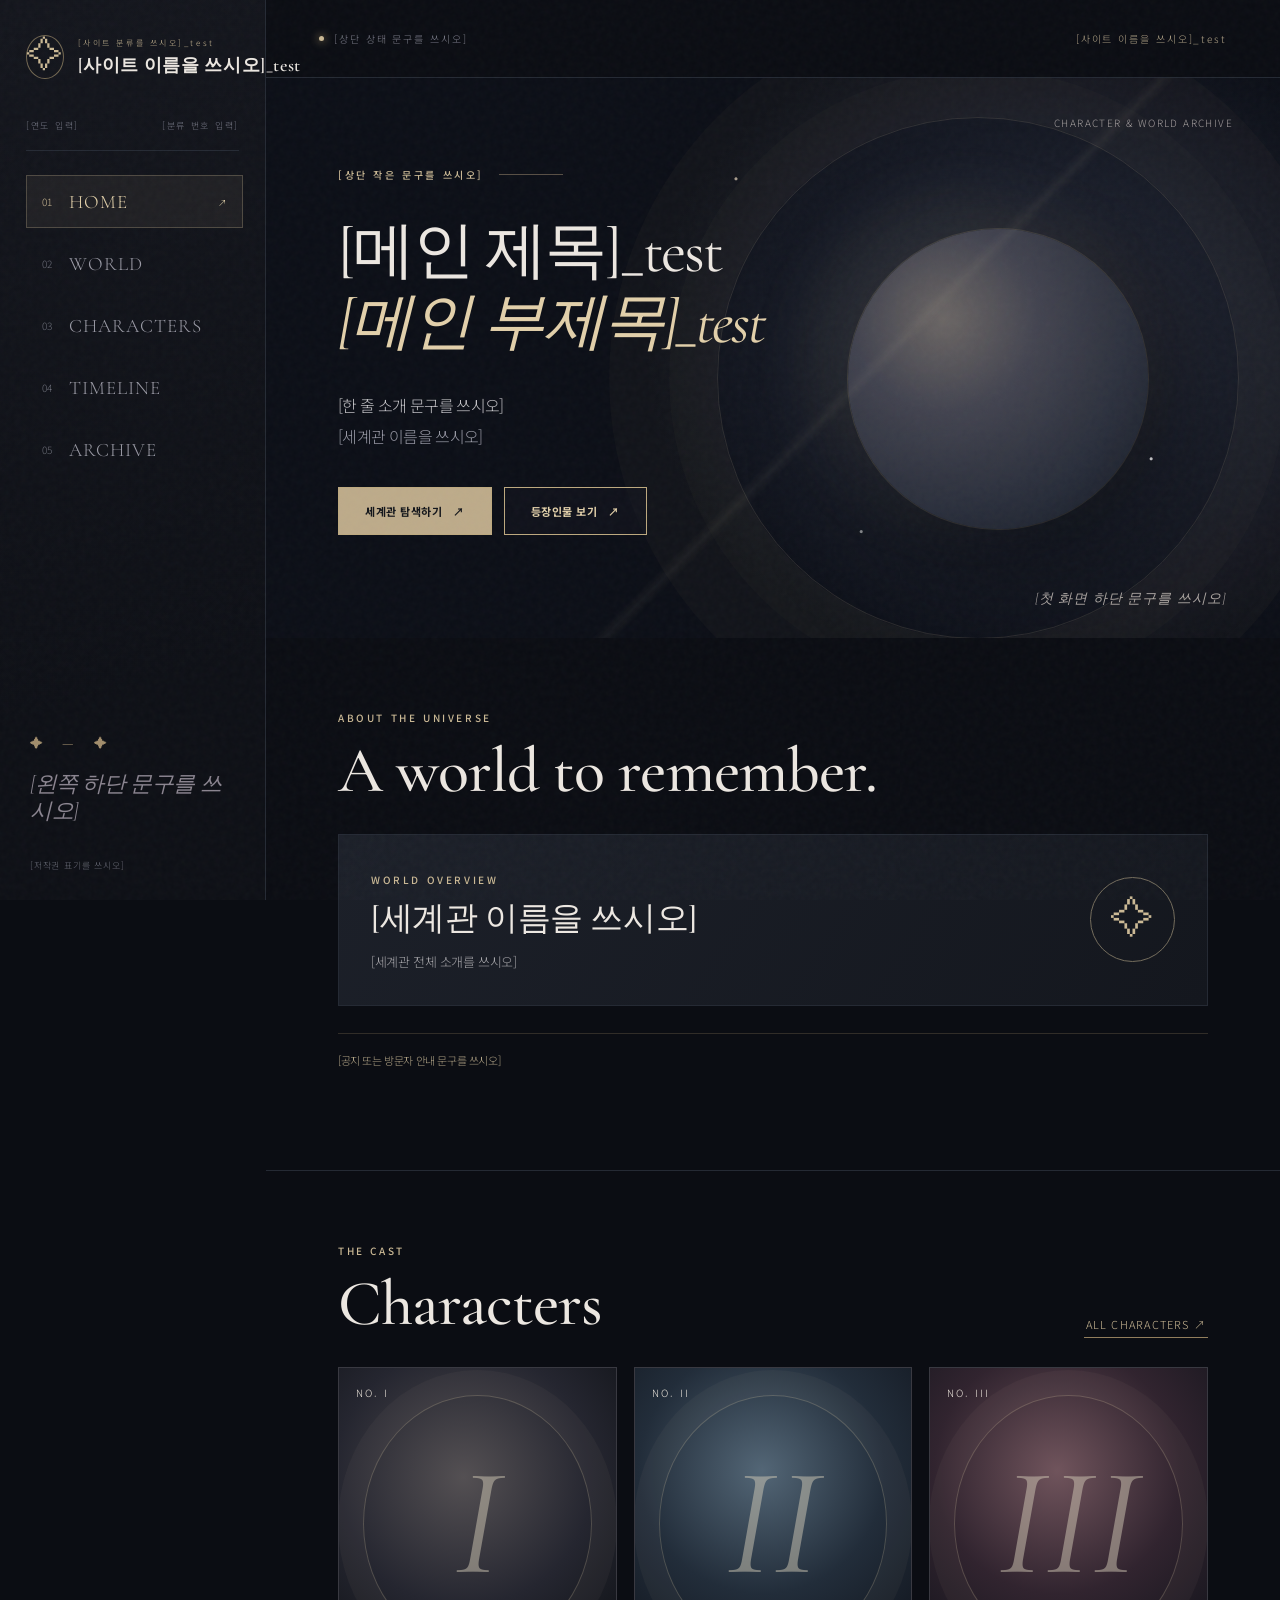
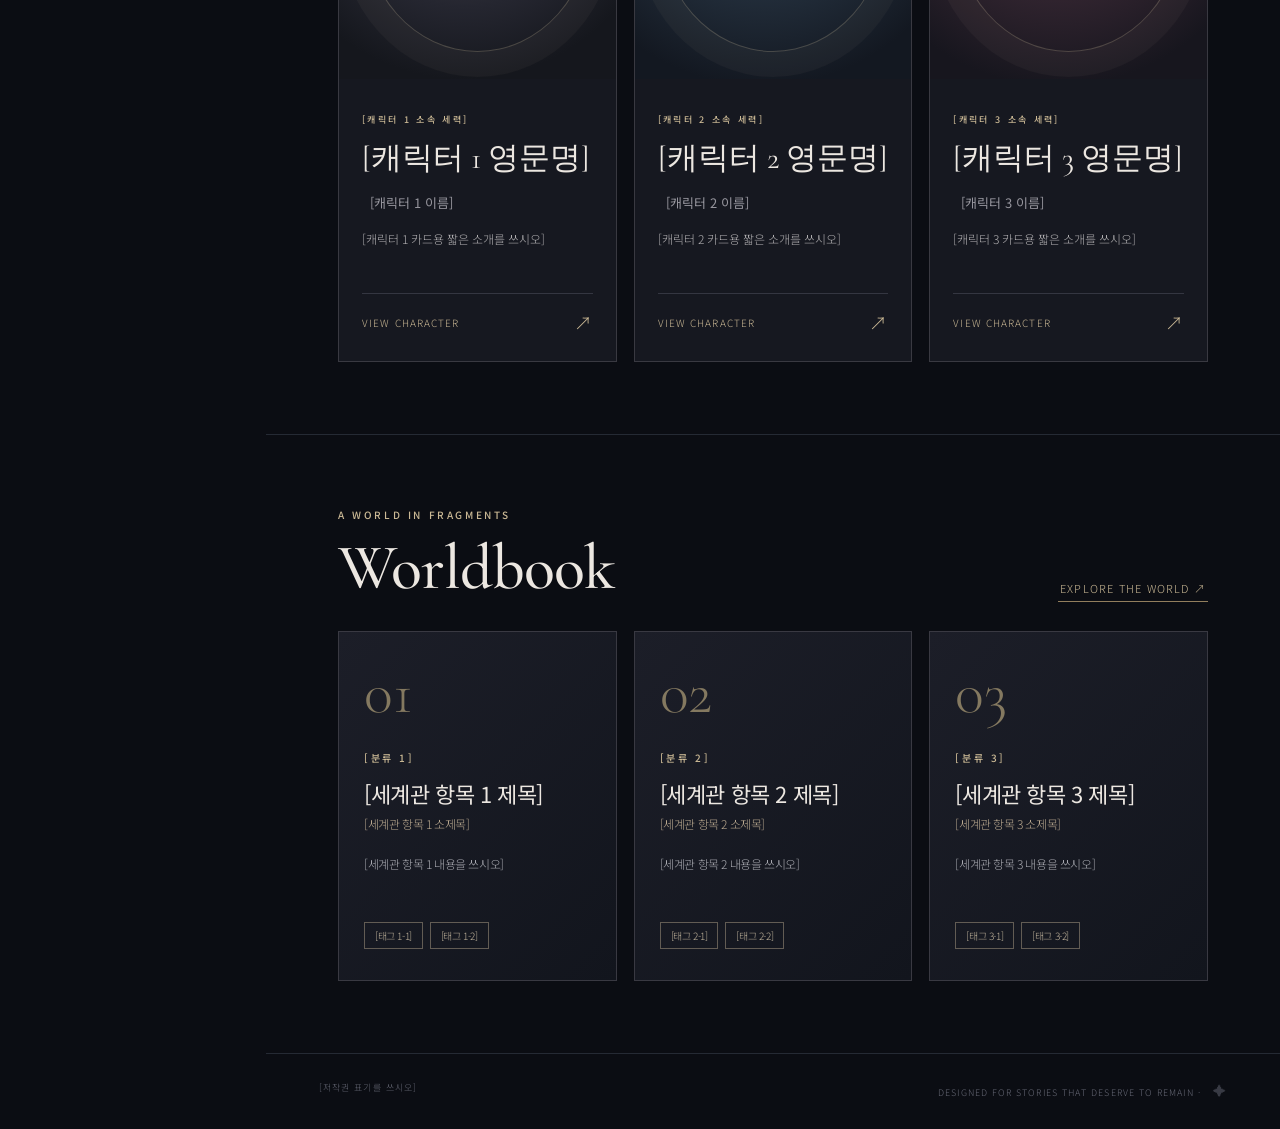
<file: index.html>
<!doctype html>
<html lang="ko">
<head>
  <meta charset="utf-8" />
  <meta name="viewport" content="width=device-width, initial-scale=1" />
  <meta name="theme-color" content="#0b0d13" />
  <meta name="description" content="캐릭터와 세계관 소개 사이트" />
  <title>[사이트 이름을 쓰시오] — World Archive</title>
  <link rel="preconnect" href="https://fonts.googleapis.com" />
  <link rel="preconnect" href="https://fonts.gstatic.com" crossorigin />
  <link href="https://fonts.googleapis.com/css2?family=Cormorant+Garamond:wght@400;500;600&family=Noto+Sans+KR:wght@300;400;500;600;700&display=swap" rel="stylesheet" />
  <link rel="stylesheet" href="style.css" />
  <script src="data.js" defer></script>
  <script src="app.js" defer></script>
</head>
<body>
  <div class="grain" aria-hidden="true"></div>
  <div class="site-shell">
    <aside class="sidebar" aria-label="주 메뉴">
      <div class="brand"><div class="brand-symbol" aria-hidden="true">✧</div><div><span class="brand-kicker" id="side-kicker">[사이트 분류를 쓰시오]</span><strong id="side-brand">[사이트 이름을 쓰시오]</strong></div></div>
      <div class="rail-rule"><span id="rail-year">[연도 입력]</span><span id="rail-volume">[분류 번호 입력]</span></div>
      <nav class="side-nav" id="main-nav">
        <button class="nav-btn active" data-page="home" aria-current="page"><span class="nav-index">01</span> HOME <span class="nav-arrow">↗</span></button>
        <button class="nav-btn" data-page="world"><span class="nav-index">02</span> WORLD <span class="nav-arrow">↗</span></button>
        <button class="nav-btn" data-page="characters"><span class="nav-index">03</span> CHARACTERS <span class="nav-arrow">↗</span></button>
        <button class="nav-btn" data-page="timeline"><span class="nav-index">04</span> TIMELINE <span class="nav-arrow">↗</span></button>
        <button class="nav-btn" data-page="archive"><span class="nav-index">05</span> ARCHIVE <span class="nav-arrow">↗</span></button>
      </nav>
      <div class="side-bottom"><div class="side-ornament">✦ &nbsp; — &nbsp; ✦</div><p id="side-motto">[왼쪽 하단 문구를 쓰시오]</p><span id="side-copyright">[저작권 표기를 쓰시오]</span></div>
    </aside>

    <main class="main-area" id="main-content">
      <header class="topbar"><span class="topbar-left"><span class="status-dot"></span><span id="topbar-status">[상단 상태 문구를 쓰시오]</span></span><span class="topbar-right" id="topbar-title">[사이트 이름을 쓰시오]</span></header>
      <div id="view" aria-live="polite"></div>
      <footer class="footer"><span id="footer-copyright">[저작권 표기를 쓰시오]</span><span>DESIGNED FOR STORIES THAT DESERVE TO REMAIN · 
<a href="admin.html" class="admin-foot-link" aria-label="관리자 편집 화면" title="">✦</a>
</span></footer>
    </main>
  </div>

  <dialog id="character-dialog" class="character-dialog" aria-label="캐릭터 상세 프로필">
    <button id="modal-close" type="button" class="modal-close" aria-label="닫기">✕</button>
    <div id="modal-body"></div>
  </dialog>
</body>
</html>
</file>
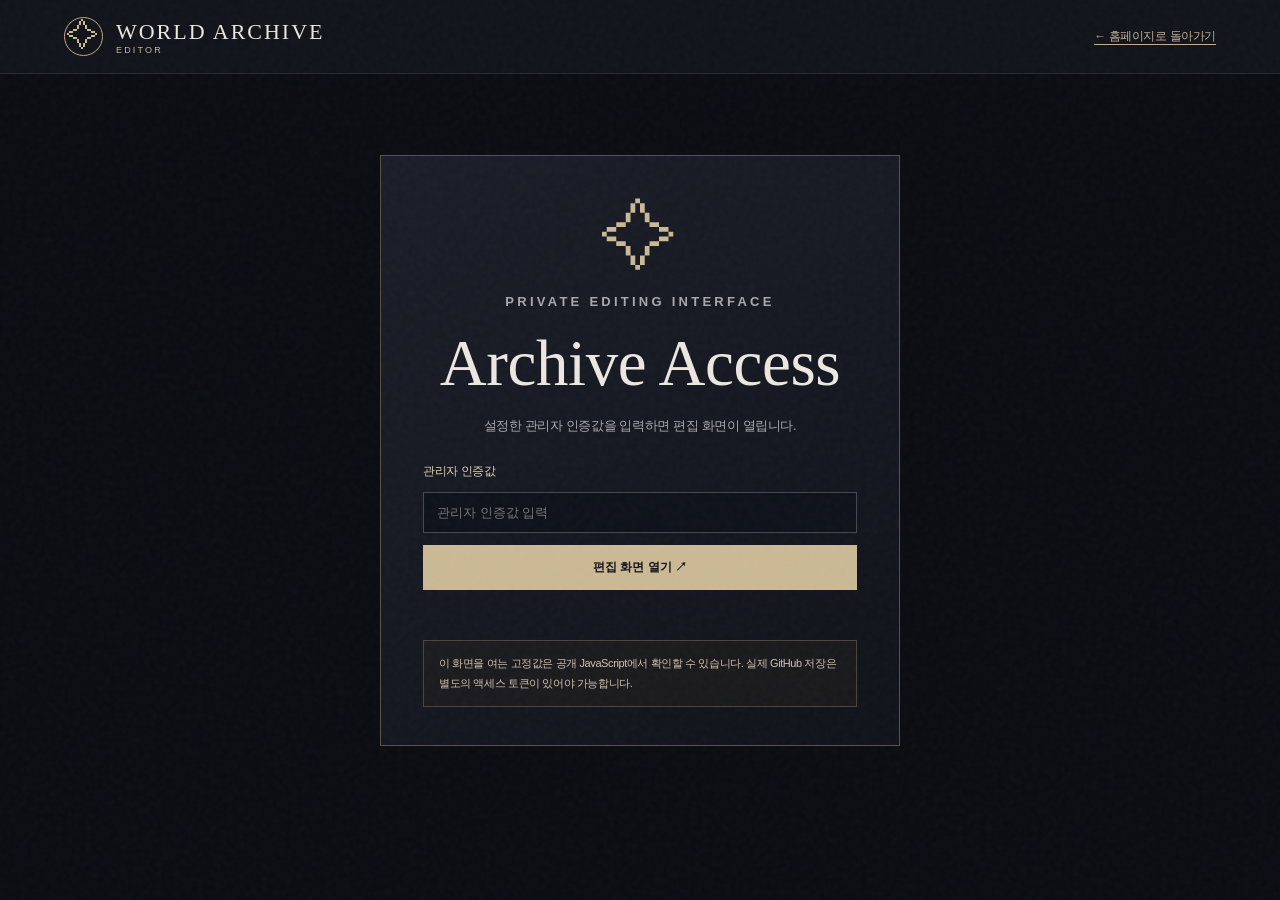
<file: admin.html>
<!doctype html>
<html lang="ko">
<head>
  <meta charset="utf-8">
  <meta name="viewport" content="width=device-width, initial-scale=1">
  <meta name="robots" content="noindex, nofollow">
  <meta name="theme-color" content="#0b0d13">
  <title>ADMIN — World Archive</title>
  <link rel="stylesheet" href="style.css">
  <link rel="stylesheet" href="admin.css?v=20261022-update1">
  <script src="data.js" defer></script>
  <!-- 관리자 설정은 접속할 때마다 새로 받아서 오래된 비밀번호 캐시를 방지합니다. -->
  <script>
    document.addEventListener('DOMContentLoaded', function () {
      const configScript = document.createElement('script');
      configScript.src = 'admin-config.js?fresh=' + Date.now();
      configScript.onload = function () {
        const editorScript = document.createElement('script');
        editorScript.src = 'admin.js?v=20261022-update1';
        editorScript.onerror = function () {
          document.getElementById('gate-error').textContent = '관리자 편집 파일(admin.js)을 불러오지 못했습니다.';
        };
        document.body.appendChild(editorScript);
      };
      configScript.onerror = function () {
        document.getElementById('gate-error').textContent = '관리자 설정 파일(admin-config.js)을 불러오지 못했습니다. GitHub 업로드 여부를 확인하세요.';
      };
      document.body.appendChild(configScript);
    });
  </script>
</head>
<body class="admin-body">
  <div class="grain" aria-hidden="true"></div>
  <header class="admin-header">
    <a href="index.html#home" class="admin-brand"><span class="admin-mark">✧</span><span>WORLD ARCHIVE <small>EDITOR</small></span></a>
    <a class="admin-back" href="index.html#home">← 홈페이지로 돌아가기</a>
  </header>
  <main>
    <section class="admin-gate" id="admin-gate">
      <div class="admin-gate-icon">✧</div>
      <p class="admin-eyebrow">PRIVATE EDITING INTERFACE</p>
      <h1>Archive Access</h1>
      <p>설정한 관리자 인증값을 입력하면 편집 화면이 열립니다.</p>
      <form id="gate-form" class="admin-login-form">
        <label for="gate-code">관리자 인증값</label>
        <input id="gate-code" type="password" required autocomplete="off" placeholder="관리자 인증값 입력">
        <button class="admin-primary" type="submit">편집 화면 열기 ↗</button>
      </form>
      <p class="admin-error" id="gate-error" role="alert" aria-live="polite"></p>
      <div class="admin-notice">이 화면을 여는 고정값은 공개 JavaScript에서 확인할 수 있습니다. 실제 GitHub 저장은 별도의 액세스 토큰이 있어야 가능합니다.</div>
    </section>
    <section id="admin-workspace" class="admin-workspace" hidden>
      <div class="admin-intro">
        <div><span class="admin-eyebrow">CONTENT MANAGEMENT</span><h1>Archive Editor <small>사이트 내용 편집</small></h1>
        <p>아래에서 내용을 수정하고 맨 아래의 GitHub 저장을 누르세요. 저장 전에는 방문자 사이트가 바뀌지 않습니다.</p></div>
        <div class="admin-toolbar"><button class="admin-outline" type="button" id="download-backup">수정본 파일 내려받기</button><button class="admin-outline" type="button" id="discard-changes">수정 취소</button></div>
      </div>
      <nav class="admin-tabs" id="admin-tabs" aria-label="편집 메뉴">
        <button data-editor="site" class="active" aria-pressed="true">홈 / 공통</button>
        <button data-editor="world">세계관</button>
        <button data-editor="characters">캐릭터</button>
        <button data-editor="timeline">연대기</button>
        <button data-editor="archive">자료실</button>
      </nav>
      <div class="admin-editor" id="admin-editor"></div>
      <section class="admin-publish" id="admin-publish">
        <div class="admin-publish-header"><div><span class="admin-eyebrow">PUBLISH CHANGES</span><h2>GitHub에 저장하기</h2><p>저장하면 GitHub의 <code>data.js</code>와 새 이미지 파일이 자동으로 업데이트됩니다.</p></div><span class="admin-dirty" id="dirty-status">수정 사항 없음</span></div>
        <div class="admin-security-message">고정 관리자 인증값만으로는 GitHub에 파일을 쓸 수 없습니다. 아래에는 GitHub에서 별도로 발급한 <b>fine-grained 토큰</b>을 입력하세요. 이 토큰은 파일이나 브라우저 저장소에 기록하지 않으며, 이 화면을 닫으면 사라집니다. 저장소 <code>testsite</code>에 <b>Contents: Read and write</b> 권한이 필요합니다.</div>
        <div class="admin-token-form"><label for="github-token">GitHub 액세스 토큰 <small>화면을 새로 열면 다시 입력</small></label><div class="admin-token-row"><input id="github-token" type="password" autocomplete="off" placeholder="github_pat_..." spellcheck="false"><button class="admin-outline" type="button" id="verify-token">저장소 연결 확인</button></div></div>
        <div class="admin-publish-actions"><button class="admin-primary" type="button" id="publish-btn">수정 내용 GitHub에 저장 ↗</button><a href="index.html#home" class="admin-outline admin-external-link">방문자 사이트 확인 ↗</a></div>
        <p class="admin-message" id="publish-status" role="status" aria-live="polite">파일을 수정한 다음 GitHub에 저장할 수 있습니다.</p>
        <section class="deployment-progress" id="deployment-progress" hidden aria-label="홈페이지 반영 상태">
          <div class="deploy-heading"><strong>홈페이지 반영 상태</strong><span class="deploy-state" id="deploy-state" data-phase="waiting">공개 반영 대기 중</span></div>
          <ol class="deploy-steps" aria-label="배포 진행 상황">
            <li id="deploy-step-save" data-state="done">① GitHub 파일 저장</li>
            <li id="deploy-step-publish" data-state="pending">② GitHub Pages 재배포</li>
            <li id="deploy-step-verify" data-state="pending">③ 공개 홈페이지 내용 확인</li>
          </ol>
          <p class="deploy-detail" id="deploy-detail" role="status" aria-live="polite">저장 후 공개 데이터 반영 여부를 확인합니다.</p>
          <div class="deploy-actions"><button id="check-deploy" type="button" class="admin-outline">지금 다시 확인</button><a class="admin-outline admin-external-link" target="_blank" rel="noopener noreferrer" href="https://github.com/huiyahuny/testsite/actions">GitHub 배포 기록 보기 ↗</a></div>
          <p class="deploy-caveat">이 화면을 열어둔 동안 자동 확인합니다. 배포 완료는 공개 데이터 파일에서 새 내용을 실제로 확인했을 때만 표시됩니다.</p>
        </section>
      </section>
    </section>
  </main>
</body>
</html>
</file>
<file: style.css>
:root{--bg:#0b0d13;--panel:#12151d;--panel-alt:#151923;--line:#33343b;--line-soft:#252a34;--text:#ece7e1;--muted:#9495a0;--soft:#b4a999;--gold:#cbb995;--gold-bright:#e2d0aa;--sans:'Noto Sans KR',sans-serif;--serif:'Cormorant Garamond','Times New Roman',serif}
*{box-sizing:border-box}html{scroll-behavior:smooth}body{margin:0;background:var(--bg);color:var(--text);font-family:var(--sans);font-weight:300;letter-spacing:-.025em}button,input{font:inherit}button{cursor:pointer}a{color:inherit;text-decoration:none}::selection{background:#aa9770;color:#111}
.grain{position:fixed;inset:0;z-index:20;pointer-events:none;opacity:.055;background-image:url("data:image/svg+xml,%3Csvg viewBox='0 0 180 180' xmlns='http://www.w3.org/2000/svg'%3E%3Cfilter id='n'%3E%3CfeTurbulence type='fractalNoise' baseFrequency='.85' numOctaves='3' stitchTiles='stitch'/%3E%3C/filter%3E%3Crect width='100%25' height='100%25' filter='url(%23n)' opacity='.55'/%3E%3C/svg%3E")}
.site-shell{min-height:100vh;display:grid;grid-template-columns:266px minmax(0,1fr)}.sidebar{height:100vh;position:sticky;top:0;border-right:1px solid var(--line-soft);padding:35px 26px 26px;background:linear-gradient(165deg,#14161d,#0e1016 75%);display:flex;flex-direction:column;z-index:5}.brand{display:flex;align-items:center;gap:14px}.brand-symbol{height:44px;width:44px;border:1px solid #736852;display:grid;place-items:center;border-radius:100%;color:var(--gold);font-family:var(--serif);font-size:36px;line-height:1}.brand-kicker{font-size:8px;letter-spacing:.32em;color:var(--gold);display:block;margin-bottom:4px}.brand strong{font-family:var(--serif);font-size:18px;letter-spacing:.035em;font-weight:600;white-space:nowrap}.rail-rule{margin-top:40px;padding-bottom:18px;border-bottom:1px solid var(--line-soft);font-size:9px;display:flex;justify-content:space-between;color:#777987;letter-spacing:.19em}.side-nav{margin-top:24px;display:grid;gap:9px}.nav-btn{background:transparent;border:1px solid transparent;display:flex;align-items:center;text-align:left;padding:14px 15px;gap:17px;color:#9b9ba6;font-family:var(--serif);font-size:19px;letter-spacing:.055em;transition:.2s}.nav-btn:hover{color:#fff;background:#ffffff08}.nav-btn.active{background:#cbb99512;border-color:#cbb99546;color:var(--gold-bright)}.nav-index{font-family:var(--sans);font-size:10px;letter-spacing:0;color:#6b6d78}.nav-btn.active .nav-index{color:var(--gold)}.nav-arrow{font-size:13px;margin-left:auto;opacity:0}.nav-btn.active .nav-arrow,.nav-btn:hover .nav-arrow{opacity:1}.side-bottom{margin-top:auto;padding:25px 4px 0}.side-ornament{color:#a28e6c;font-size:13px;letter-spacing:.2em}.side-bottom p{font-family:var(--serif);font-style:italic;font-size:22px;color:#8b8590;line-height:1.2;margin:19px 0 26px}.side-bottom>span{color:#686a76;font-size:9px;letter-spacing:.09em}
.main-area{min-width:0;display:flex;flex-direction:column}.topbar{height:78px;padding:0 53px;display:flex;justify-content:space-between;align-items:center;border-bottom:1px solid var(--line-soft);font-size:10px;letter-spacing:.19em;color:#7f818e}.topbar-left{display:flex;align-items:center;gap:10px}.status-dot{height:5px;width:5px;border-radius:50%;background:#cbb995;box-shadow:0 0 9px #d2b87c}.topbar-right{color:#b7a88b}.footer{border-top:1px solid var(--line-soft);color:#666875;font-size:9px;letter-spacing:.12em;padding:27px 53px;display:flex;justify-content:space-between;gap:20px;margin-top:auto}
.view-wrap{animation:fadein .32s ease;max-width:1530px;width:100%;margin:0 auto}@keyframes fadein{from{opacity:.45;transform:translateY(8px)}to{opacity:1;transform:translateY(0)}}.eyebrow{font-family:var(--sans);font-size:10px;letter-spacing:.26em;color:var(--gold);font-weight:500}.hero{min-height:560px;margin:0;overflow:hidden;position:relative;display:flex;align-items:center;padding:78px 72px 92px;background:radial-gradient(ellipse 55% 85% at 76% 48%,#303039 0%,#1c202c 31%,#0c0f17 70%),linear-gradient(110deg,#13141c,#1f232d)}.hero::before{content:'';position:absolute;width:520px;height:520px;right:4%;top:7%;border:1px solid #c7b69727;border-radius:100%;box-shadow:0 0 0 48px #c7b69705,0 0 0 108px #c7b69707;animation:orbit 40s linear infinite}.hero::after{content:'';width:300px;height:300px;position:absolute;right:13%;top:27%;border-radius:100%;background:radial-gradient(circle at 32% 30%,#756f6c,#474854 32%,#2b303d 68%,#131822 100%);box-shadow:28px 31px 120px #0008,-30px -20px 70px #d2c4a520,0 0 0 1px #e7ce9830;opacity:.88}.hero-astral{position:absolute;z-index:1;right:3%;top:0;width:65%;height:100%;background:linear-gradient(135deg,transparent 46%,#d8cbaa0e 47%,transparent 48%),radial-gradient(circle at 22% 18%,#f1dfc5ab 1px,transparent 2px),radial-gradient(circle at 85% 68%,#ffffffba 1px,transparent 2px),radial-gradient(circle at 41% 81%,#ffffff78 1px,transparent 2px);pointer-events:none}.hero-content{position:relative;z-index:2;max-width:650px}.hero-pre{display:flex;align-items:center;gap:15px;margin-bottom:34px}.hero-pre:after{content:'';height:1px;background:#b9a38170;width:64px}.hero h1{font-family:var(--serif);font-weight:400;font-size:clamp(58px,7vw,104px);line-height:.99;margin:0;letter-spacing:-.035em}.hero h1 em{font-weight:400;color:var(--gold-bright)}.hero-korean{font-size:16px;line-height:1.95;color:#c5c4c8;margin-top:32px;letter-spacing:-.04em;max-width:530px}.hero-actions{display:flex;gap:12px;margin-top:35px;flex-wrap:wrap}.btn{border:1px solid #bda97f;background:#bdab8a;color:#13151a;padding:15px 26px;font-size:11px;font-weight:700;letter-spacing:.05em;transition:.2s}.btn:hover{background:#dfca9e;transform:translateY(-2px)}.btn.outline{background:#14162080;color:var(--gold-bright)}.btn.outline:hover{background:#bdab8a1f}.hero-label{position:absolute;z-index:3;right:54px;bottom:30px;color:#aaa4a0;font-family:var(--serif);font-size:14px;font-style:italic;letter-spacing:.08em}.hero-index{position:absolute;top:37px;right:47px;color:#a6a0a0;font-size:10px;letter-spacing:.14em;z-index:3}@keyframes orbit{to{transform:rotate(360deg)}}
.section{padding:65px 72px 72px}.section.bordered{border-top:1px solid var(--line-soft)}.section-top{display:flex;justify-content:space-between;align-items:end;gap:20px;margin-bottom:29px}.section-title{font-family:var(--serif);font-weight:500;font-size:clamp(38px,5vw,64px);line-height:1.06;margin:10px 0 0;letter-spacing:-.015em}.section-desc{max-width:540px;color:#a8a7ad;font-size:13px;line-height:2;margin:16px 0 0}.minor-link{border:0;border-bottom:1px solid #927e5d;color:var(--gold);padding:5px 2px;background:transparent;font-size:11px;letter-spacing:.11em;white-space:nowrap}.info-grid{display:grid;grid-template-columns:repeat(3,1fr);gap:1px;background:var(--line-soft);border:1px solid var(--line-soft)}.info-box{padding:30px 31px;min-height:128px;background:#141720}.info-box strong{display:block;font-family:var(--serif);font-size:45px;font-weight:400;line-height:1;color:var(--gold)}.info-box span{display:block;margin-top:12px;color:#9b9ba2;font-size:11px;letter-spacing:.07em}.intro-card{border:1px solid var(--line-soft);padding:30px 32px;background:linear-gradient(125deg,#1c2029,#14171e);display:grid;grid-template-columns:1fr auto;align-items:center;gap:24px}.intro-card h3{font-family:var(--serif);font-size:33px;font-weight:500;margin:7px 0 9px}.intro-card p{color:#a7a6aa;font-size:13px;line-height:1.9;margin:0;max-width:760px}.seal{height:85px;width:85px;display:grid;place-items:center;border:1px solid #746d5d;border-radius:50%;font-family:var(--serif);font-size:43px;color:var(--gold)}.disclaimer{font-size:11px;color:#b4a688;border-top:1px solid #aa936f3d;padding:17px 0;margin-top:27px;line-height:1.8}
.page-banner{position:relative;overflow:hidden;background:radial-gradient(circle at 86% 20%,#3734408c,transparent 40%),linear-gradient(115deg,#1b1e29,#11141c 75%);padding:67px 72px 62px;border-bottom:1px solid var(--line-soft)}.page-banner::after{content:'✧';font-family:var(--serif);font-size:190px;line-height:1;color:#bdb09e1b;position:absolute;right:55px;top:0}.page-banner .section-title{font-size:clamp(54px,6vw,84px)}.world-grid{display:grid;grid-template-columns:repeat(3,minmax(0,1fr));gap:17px}.world-card{padding:31px 25px;min-height:350px;border:1px solid #393942;background:linear-gradient(135deg,#1c1e28,#12151d);display:flex;flex-direction:column}.world-card .no{font-family:var(--serif);font-size:60px;line-height:1;color:#847960}.world-card .eyebrow{margin-top:27px}.world-card h3{font-size:22px;font-weight:400;margin:12px 0 6px}.world-card .subtitle{font-size:12px;color:#baa990}.world-card p{color:#aaabb2;line-height:1.92;font-size:12px;margin:20px 0 25px}.tags{display:flex;gap:7px;flex-wrap:wrap;margin-top:auto}.tag{font-size:10px;color:#c7b9a0;border:1px solid #625c54;padding:5px 10px}.character-grid{display:grid;grid-template-columns:repeat(3,minmax(0,1fr));gap:17px}.char-card{background:#161820;border:1px solid #393941;padding:0;text-align:left;color:inherit;min-width:0;transition:.22s;overflow:hidden}.char-card:hover{transform:translateY(-5px);border-color:#a89775;box-shadow:0 18px 45px #0007}.char-portrait{position:relative;aspect-ratio:4/4.5;overflow:hidden;background:radial-gradient(circle at 45% 35%,#545053,#252630 51%,#15171d 80%);display:flex;align-items:center;justify-content:center}.char-portrait.blue{background:radial-gradient(circle at 46% 33%,#536676,#222d3a 48%,#131821 84%)}.char-portrait.rose{background:radial-gradient(circle at 46% 33%,#70545c,#31242f 48%,#17161e 84%)}.char-portrait:after{content:'';width:82%;height:82%;position:absolute;border:1px solid #ddcba63d;border-radius:100%;box-shadow:0 0 0 25px #e4ccac0a}.char-portrait .roman{font-size:clamp(100px,12vw,200px);font-family:var(--serif);font-style:italic;color:#d8cfbb7b;line-height:1;z-index:1;font-weight:400}.char-portrait.has-image img{position:absolute;inset:0;width:100%;height:100%;object-fit:cover;z-index:2}.char-portrait .card-num{position:absolute;top:17px;left:17px;z-index:3;color:#f0e9df;font-size:10px;letter-spacing:.2em}.char-card-content{padding:25px 23px 26px}.char-card-content .eyebrow{font-size:9px}.char-card-content h3{font-family:var(--serif);font-weight:400;font-size:31px;margin:9px 0 4px}.char-card-content h3 small{font-family:var(--sans);font-size:13px;font-weight:400;color:#96959d;margin-left:8px}.char-card-content p{color:#b2b0b2;font-size:12px;line-height:1.8;margin:11px 0 22px;min-height:43px}.card-more{display:flex;justify-content:space-between;align-items:center;border-top:1px solid #343641;padding-top:15px;font-size:10px;color:var(--gold);letter-spacing:.11em}.card-more span:last-child{font-size:18px}.filter-bar{display:flex;gap:13px;justify-content:space-between;align-items:center;flex-wrap:wrap;margin-bottom:25px}.search-input{border:1px solid #45454e;background:#151821;color:#fff;padding:13px 18px;min-width:235px;width:310px;max-width:100%;outline:none;font-size:12px}.search-input:focus{border-color:var(--gold)}.filter-list{display:flex;gap:7px;flex-wrap:wrap}.filter-btn{border:1px solid #464650;background:transparent;padding:11px 15px;font-size:11px;color:#a3a1aa}.filter-btn.active{background:#bfae8f;color:#161718;border-color:#bfae8f}.empty-state{text-align:center;color:var(--muted);padding:65px 20px;border:1px solid var(--line-soft)}
.timeline{border-top:1px solid #41414a;max-width:900px}.time-item{position:relative;display:grid;grid-template-columns:160px 1fr;gap:35px;padding:32px 0;border-bottom:1px solid var(--line-soft)}.time-item:before{content:'';position:absolute;left:153px;top:43px;width:11px;height:11px;border-radius:50%;border:1px solid var(--gold);background:var(--bg)}.time-year{font-family:var(--serif);font-size:36px;color:var(--gold);font-weight:400}.time-title{font-size:19px;font-weight:400;margin:0 0 8px}.time-category{font-size:9px;letter-spacing:.21em;color:var(--gold)}.time-body{line-height:1.9;font-size:13px;color:#b0afb4;margin:13px 0 0}.archive-list{max-width:950px;border-top:1px solid #4a4748}.archive-item{border-bottom:1px solid #34353c}.archive-item summary{cursor:pointer;list-style:none;display:flex;align-items:center;gap:30px;padding:25px 8px}.archive-item summary::-webkit-details-marker{display:none}.archive-num{font-size:10px;color:var(--gold);letter-spacing:.14em;min-width:123px}.archive-item summary strong{font-size:17px;font-weight:400;flex:1}.archive-item summary .plus{font-family:var(--serif);font-size:27px;color:var(--gold)}.archive-item[open] summary .plus{transform:rotate(45deg)}.archive-item p{padding:0 45px 29px 161px;line-height:2;font-size:13px;color:#aaa9b0;margin:0}
.character-dialog{border:1px solid #97866e;background:#151821;color:var(--text);padding:0;width:min(890px,calc(100% - 36px));max-height:min(90vh,950px);overflow:auto;box-shadow:0 25px 110px #000c}.character-dialog::backdrop{background:#030408d9;backdrop-filter:blur(5px)}.modal-close{position:sticky;float:right;right:14px;top:14px;margin:14px 14px -65px 0;z-index:3;color:var(--gold);background:#0b0e16cf;border:1px solid #726550;padding:12px 15px;font-size:15px}.modal-layout{display:grid;grid-template-columns:42% 1fr}.modal-layout .char-portrait{height:100%;min-height:500px;aspect-ratio:auto}.modal-layout .char-portrait .roman{font-size:170px}.modal-content{padding:64px 42px 43px}.modal-content h2{font-family:var(--serif);font-size:58px;font-weight:400;margin:12px 0 0}.modal-content h2 small{font-family:var(--sans);font-weight:400;font-size:14px;color:#9897a1}.modal-role{font-size:12px;color:#d0b990;letter-spacing:.05em;margin:7px 0 25px}.modal-quote{font-family:var(--serif);font-size:25px;line-height:1.55;color:#d5c3a5;padding:21px 0;border-block:1px solid #454149;margin-bottom:24px}.modal-text{font-size:13px;line-height:2;color:#bbb9be}.detail-table{margin-top:26px;border-top:1px solid #373944}.detail-row{border-bottom:1px solid #373944;display:grid;grid-template-columns:85px 1fr;gap:20px;padding:13px 0;font-size:12px}.detail-row span:first-child{color:var(--gold)}.detail-row span:last-child{color:#d8d4d1}
@media(max-width:1150px){.site-shell{grid-template-columns:215px minmax(0,1fr)}.sidebar{padding:29px 18px}.brand strong{font-size:15px}.hero,.section,.page-banner{padding-left:43px;padding-right:43px}.hero:after{right:-5%;opacity:.45}.hero::before{right:-18%}.footer,.topbar{padding-left:35px;padding-right:35px}.world-grid{grid-template-columns:1fr 1fr}.world-card{min-height:320px}.character-grid{grid-template-columns:repeat(2,minmax(0,1fr))}}
@media(max-width:720px){.site-shell{display:block}.sidebar{position:relative;height:auto;padding:15px 16px 11px;border-bottom:1px solid var(--line-soft);border-right:none}.brand-symbol{height:36px;width:36px;font-size:28px}.brand-kicker{font-size:7px}.brand strong{font-size:16px}.rail-rule,.side-bottom{display:none}.side-nav{margin:14px -3px 0;display:flex;overflow:auto;gap:2px;padding-bottom:0;scrollbar-width:none}.side-nav::-webkit-scrollbar{display:none}.nav-btn{font-size:13px;padding:10px 13px;gap:0;white-space:nowrap}.nav-index,.nav-arrow{display:none}.topbar{height:46px;padding:0 17px;font-size:8px}.topbar-right{display:none}.hero{min-height:460px;padding:60px 24px 72px}.hero:after{height:220px;width:220px;right:-85px;top:140px;opacity:.45}.hero::before{height:290px;width:290px;right:-125px;top:100px}.hero h1{font-size:clamp(54px,16vw,78px)}.hero-korean{font-size:13px;line-height:1.9;max-width:75%}.hero-label{right:19px;bottom:20px;font-size:11px}.hero-index{right:20px;top:20px}.section,.page-banner{padding:38px 21px 44px}.section-title{font-size:43px}.page-banner .section-title{font-size:56px}.page-banner::after{right:-20px;font-size:150px}.section-top{align-items:start}.info-box{padding:21px 14px;min-height:100px}.info-box strong{font-size:33px}.info-box span{font-size:9px}.intro-card{padding:20px;grid-template-columns:1fr}.seal{display:none}.world-grid,.character-grid{grid-template-columns:1fr}.world-card{min-height:260px}.char-portrait{aspect-ratio:4/3.8}.char-portrait .roman{font-size:170px}.footer{padding:20px;font-size:9px;display:block}.footer span+span{display:block;margin-top:9px}.time-item{grid-template-columns:105px 1fr;gap:20px}.time-item:before{left:100px}.time-year{font-size:27px}.archive-item summary{gap:12px}.archive-num{min-width:78px;font-size:8px}.archive-item summary strong{font-size:13px}.archive-item p{padding:0 15px 23px;font-size:12px}.modal-layout{display:block}.modal-layout .char-portrait{height:250px;min-height:0}.modal-layout .char-portrait .roman{font-size:170px}.modal-content{padding:30px 24px}.modal-content h2{font-size:47px}.modal-quote{font-size:22px}.filter-bar{align-items:stretch}.search-input{width:100%}}
@media(prefers-reduced-motion:reduce){*,*:before,*:after{scroll-behavior:auto!important;animation:none!important;transition:none!important}}

/* 빈 양식 안내 문구가 작은 화면에서 넘치지 않도록 하는 보완 */
.hero h1.is-placeholder{font-size:clamp(30px,5.5vw,62px);line-height:1.15;overflow-wrap:anywhere;word-break:keep-all}
.char-card-content h3,.modal-content h2,.world-card h3,.intro-card h3{overflow-wrap:anywhere;word-break:keep-all}
@media(max-width:720px){.hero h1.is-placeholder{font-size:clamp(28px,8vw,42px)}.brand strong{white-space:normal;overflow-wrap:anywhere}}

.admin-foot-link{color:#b6a583;border-bottom:1px solid #716349;padding-bottom:2px}.admin-foot-link:hover{color:#f0dcb0}

/* 푸터의 숨은 관리자 이동 아이콘 */
.admin-foot-link {
  display: inline-block;
  margin-left: 8px;
  color: #666875;
  opacity: 0.5;
  font-size: 13px;
  border: none;
  text-decoration: none;
  transition: opacity 0.2s, color 0.2s;
}

.admin-foot-link:hover {
  opacity: 1;
  color: #cbb995;
}
</file>
<file: admin.css>
/* 관리자 편집기 전용 스타일: 방문자 사이트와 동일한 팔레트 */
.admin-body{min-height:100vh}.admin-header{min-height:74px;border-bottom:1px solid var(--line-soft);display:flex;align-items:center;justify-content:space-between;gap:20px;padding:17px clamp(20px,5vw,78px);background:#11141b}.admin-brand{font-family:var(--serif);display:flex;gap:13px;align-items:center;font-size:22px;letter-spacing:.09em}.admin-mark{height:39px;width:39px;display:grid;place-items:center;border:1px solid #bfa780;border-radius:50%;color:var(--gold);font-size:32px}.admin-brand small{display:block;font:500 9px var(--sans);letter-spacing:.24em;color:var(--gold)}.admin-back{font-size:12px;color:#c1af91;text-decoration:underline;text-underline-offset:4px}.admin-gate{width:min(520px,calc(100% - 32px));margin:9vh auto 30px;padding:45px 42px 38px;border:1px solid #5b5143;background:linear-gradient(145deg,#1b1e28,#10131a);text-align:center}.admin-gate-icon{font-family:var(--serif);font-size:76px;color:var(--gold);line-height:1}.admin-eyebrow{font-size:10px;letter-spacing:.25em;color:var(--gold);font-weight:600}.admin-gate h1{font:500 clamp(44px,6vw,65px) var(--serif);margin:10px 0}.admin-gate>p{color:#aaa8b0;line-height:1.8;font-size:13px}.admin-login-form{text-align:left;display:grid;gap:12px;margin-top:25px}.admin-login-form label,.admin-field label,.admin-token-form label{font-size:12px;color:#ddd0b8;font-weight:500}.admin-body input,.admin-body textarea,.admin-body select{font-family:var(--sans);background:#0e121a;border:1px solid #484851;color:#e9e4e0;padding:12px 13px;font-size:13px;width:100%;border-radius:0;outline:none}.admin-body input:focus,.admin-body textarea:focus,.admin-body select:focus{border-color:#d8bf91;box-shadow:0 0 0 2px #d8bf9120}.admin-body textarea{resize:vertical;min-height:92px;line-height:1.7}.admin-body input[type=file]{padding:11px;font-size:12px}.admin-primary{background:var(--gold);border:1px solid var(--gold);color:#13151a;padding:13px 20px;font-weight:700;font-size:12px}.admin-primary:hover{background:#e4c99a}.admin-primary:disabled,.admin-outline:disabled{opacity:.5;cursor:wait}.admin-outline{display:inline-flex;justify-content:center;align-items:center;border:1px solid #8e7b5e;color:#ddc9a5;background:#171a22;padding:11px 15px;font-size:12px;gap:6px}.admin-outline:hover{background:#34302c}.admin-error{color:#f3aaa3!important;font-size:12px;min-height:22px}.admin-notice,.admin-security-message{padding:13px 15px;border:1px solid #4d4539;background:#2a251e55;color:#d0c3ae;font-size:11px;line-height:1.8;text-align:left}.admin-notice{margin-top:15px}.admin-workspace{max-width:1200px;margin:0 auto;padding:48px 30px 70px}.admin-intro{display:flex;align-items:end;justify-content:space-between;flex-wrap:wrap;gap:25px;margin-bottom:30px}.admin-intro h1{font:500 58px var(--serif);margin:7px 0 10px}.admin-intro h1 small{font:400 14px var(--sans);color:#b7a990;margin-left:13px}.admin-intro p{font-size:12px;color:#aeacb3;line-height:1.8}.admin-toolbar{display:flex;flex-wrap:wrap;gap:8px}.admin-tabs{display:flex;gap:4px;overflow-x:auto;border-bottom:1px solid #55504a;padding-bottom:0}.admin-tabs button{border:1px solid transparent;border-bottom:0;background:transparent;color:#a4a0a2;font-size:13px;padding:14px 21px;white-space:nowrap}.admin-tabs button.active{color:#ead8b3;background:#25231f;border-color:#565042}.admin-editor{padding:27px 0 48px;min-height:350px}.admin-editor-head{display:flex;justify-content:space-between;align-items:center;gap:15px;margin-bottom:20px;flex-wrap:wrap}.admin-editor-head h2{margin:0;font:500 35px var(--serif)}.admin-editor-head p{font-size:12px;color:#a7a5ae;margin:7px 0 0}.admin-form-grid{display:grid;grid-template-columns:repeat(2,minmax(0,1fr));gap:14px}.admin-field{display:flex;flex-direction:column;gap:9px;min-width:0}.admin-field.wide{grid-column:1 / -1}.admin-field small{font-size:10px;color:#9997a0}.admin-item{border:1px solid #393b43;background:linear-gradient(145deg,#1b1e26,#12151c);margin-bottom:15px;padding:23px 23px 26px}.admin-item-title{display:flex;justify-content:space-between;align-items:center;gap:12px;padding-bottom:15px;border-bottom:1px solid #393b43;margin-bottom:18px}.admin-item-title strong{font:500 24px var(--serif)}.admin-item-actions{display:flex;gap:6px;flex-wrap:wrap}.admin-mini{background:transparent;border:1px solid #514b41;color:#d7c4a1;padding:6px 10px;font-size:11px}.admin-mini:hover{background:#3c342b}.admin-mini.danger{color:#f5b4aa;border-color:#694747}.admin-items{display:grid}.admin-image-editor{border:1px dashed #5c554b;padding:16px;grid-column:1/-1;display:grid;grid-template-columns:135px 1fr;gap:18px;align-items:center}.admin-image-preview{aspect-ratio:4/4.5;border:1px solid #4d453a;display:grid;place-items:center;background:linear-gradient(145deg,#454450,#161820);color:#c2b08b;font-family:var(--serif);font-size:40px;overflow:hidden;word-break:break-all;text-align:center}.admin-image-preview img{width:100%;height:100%;object-fit:cover}.admin-image-help{color:#aaa7a8;line-height:1.7;font-size:11px;margin:6px 0}.admin-image-right{min-width:0}.admin-detail-editor{grid-column:1/-1;background:#11151d;border:1px solid #333740;padding:15px}.admin-detail-head{display:flex;align-items:center;justify-content:space-between;gap:8px;margin-bottom:12px}.admin-detail-list{display:grid;gap:8px}.admin-detail-row{display:grid;grid-template-columns:1fr 2fr auto;gap:8px}.admin-publish{border:1px solid #857355;background:linear-gradient(135deg,#1a1c23,#101319);padding:30px}.admin-publish-header{display:flex;justify-content:space-between;align-items:center;gap:20px}.admin-publish-header h2{font:500 36px var(--serif);margin:8px 0}.admin-publish-header p{color:#aba8ad;font-size:12px;line-height:1.7}.admin-dirty{border:1px solid #665e50;padding:7px 10px;color:#d3c19d;font-size:11px;white-space:nowrap}.admin-security-message{margin:20px 0}.admin-security-message code{color:#dcbf84}.admin-token-form{display:grid;gap:10px}.admin-token-form label small{color:#98949c;font-weight:400}.admin-token-row{display:flex;gap:8px}.admin-token-row input{flex:1;min-width:0}.admin-publish-actions{display:flex;gap:10px;align-items:center;flex-wrap:wrap;margin-top:16px}.admin-message{font-size:12px;line-height:1.8;color:#b3aaa1;min-height:25px;white-space:pre-wrap}.admin-message.error{color:#f3b0aa}.admin-message.success{color:#badba8}.admin-external-link{text-decoration:none}.admin-empty{border:1px dashed #454850;text-align:center;padding:45px 15px;color:#b4b1b8;font-size:13px}.admin-faint{color:#8d8b95;font-size:11px}.admin-hint{color:#a59b8f;font-size:12px;margin:10px 0 20px}.admin-save-note{font-size:11px;color:#bbad91;margin-top:12px}
@media(max-width:720px){.admin-header{padding:13px 15px}.admin-back{font-size:10px}.admin-brand{font-size:16px}.admin-workspace{padding:28px 16px 45px}.admin-gate{margin-top:6vh;padding:33px 20px}.admin-intro h1{font-size:44px}.admin-intro h1 small{display:block;margin:3px 0}.admin-tabs button{font-size:12px;padding:13px 15px}.admin-form-grid{grid-template-columns:1fr}.admin-field.wide{grid-column:auto}.admin-item{padding:16px}.admin-item-title{align-items:start}.admin-item-actions{justify-content:flex-end}.admin-image-editor{grid-template-columns:1fr}.admin-image-preview{max-height:230px;width:190px}.admin-publish{padding:19px}.admin-publish-header{align-items:start;flex-wrap:wrap}.admin-token-row{flex-direction:column}.admin-detail-row{grid-template-columns:1fr 1fr auto}.admin-detail-row input{min-width:0}.admin-detail-row .admin-mini{padding:5px}}

/* 공개 홈페이지 반영 여부: GitHub 저장과 실제 게시를 명확히 구분 */
.deployment-progress[hidden]{display:none!important}
.deployment-progress{border-top:1px solid #655b4b;margin-top:21px;padding-top:19px}
.deploy-heading{display:flex;justify-content:space-between;gap:15px;align-items:center;flex-wrap:wrap}
.deploy-heading strong{font-size:14px;color:#e9d6b8}
.deploy-state{font-size:11px;padding:6px 10px;border:1px solid #655c4f;color:#d7be92}
.deploy-state[data-phase="complete"]{border-color:#597b5f;color:#b8e3b7}
.deploy-state[data-phase="timeout"],.deploy-state[data-phase="error"]{border-color:#84644d;color:#e3b89a}
.deploy-steps{list-style:none;padding:0;margin:18px 0 12px;display:grid;grid-template-columns:repeat(3,minmax(0,1fr));gap:8px}
.deploy-steps li{border:1px solid #3c3d42;background:#151821;padding:12px 9px;color:#8c8b95;font-size:11px;line-height:1.5;text-align:center}
.deploy-steps li[data-state="done"]{border-color:#607457;color:#c6dfb5;background:#1b271d}
.deploy-steps li[data-state="active"]{border-color:#998363;color:#ebd1a8;background:#29251d}
.deploy-steps li[data-state="warning"]{border-color:#875f4b;color:#e5ae98}
.deploy-detail{font-size:12px;color:#d8cbb6;line-height:1.8;min-height:22px}
.deploy-actions{display:flex;flex-wrap:wrap;gap:8px;margin-top:12px}
.deploy-caveat{font-size:11px;color:#98949e;line-height:1.7;margin:12px 0 0}
@media(max-width:620px){.deploy-steps{grid-template-columns:1fr}.deploy-steps li{text-align:left}}
</file>
